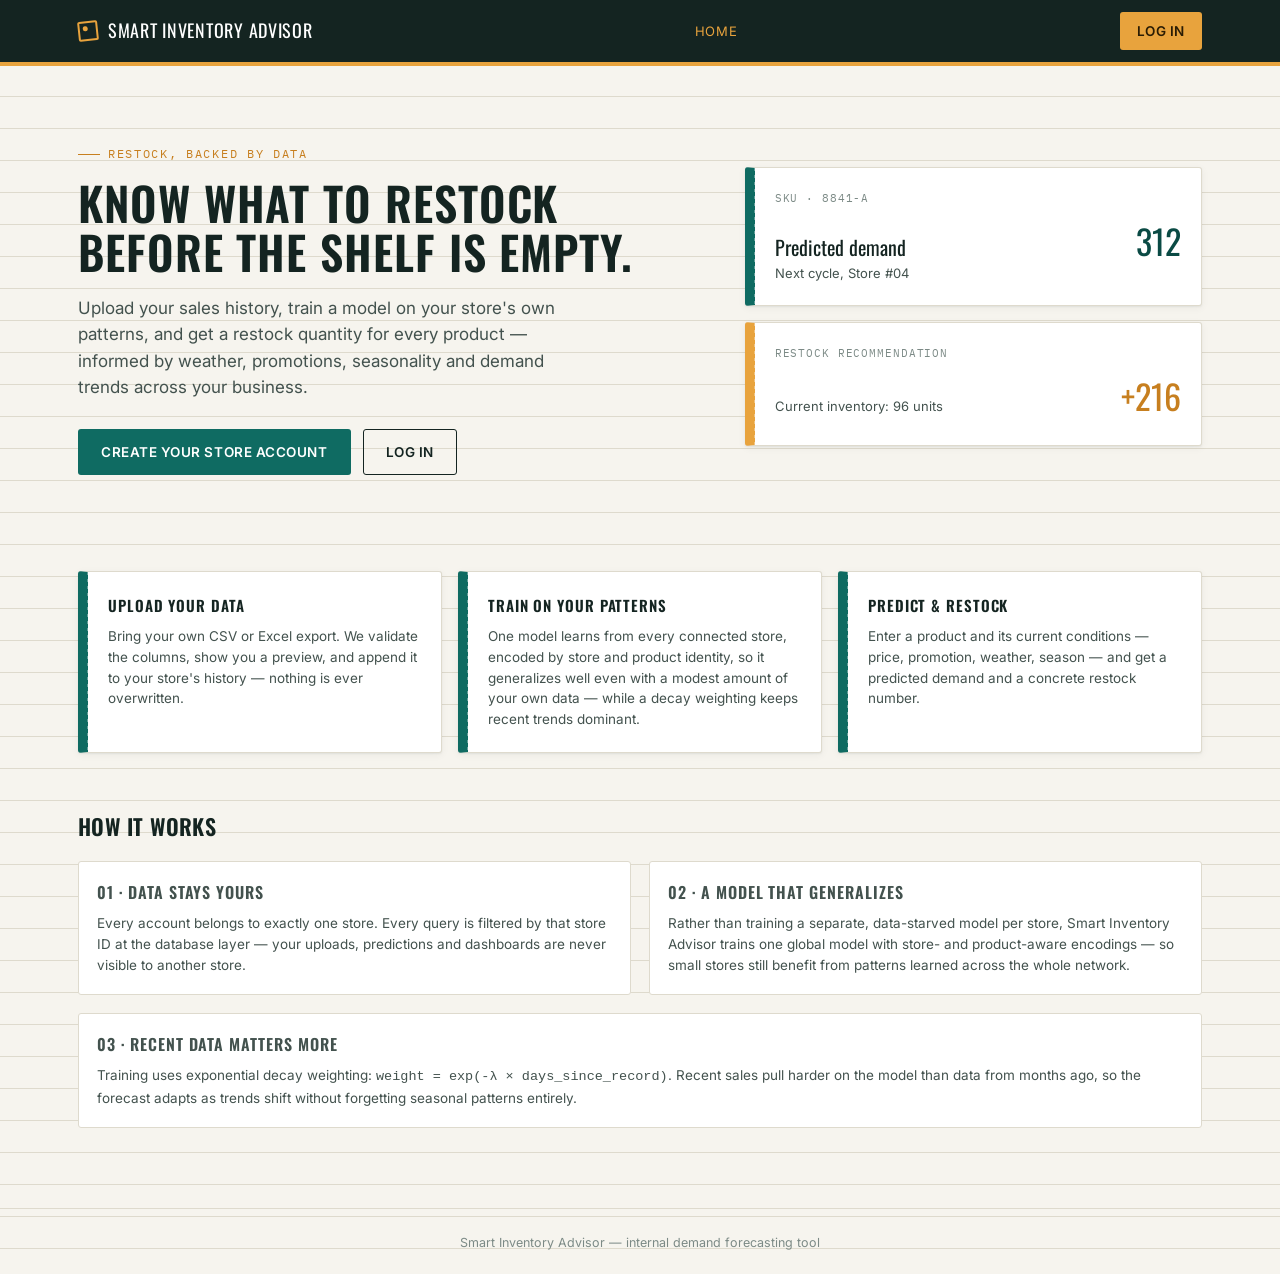
<file: frontend/index.html>
<!DOCTYPE html>
<html lang="en">
<head>
<meta charset="UTF-8" />
<meta name="viewport" content="width=device-width, initial-scale=1.0" />
<title>Smart Inventory Advisor — Demand Forecasting for Shop Owners</title>
<link rel="stylesheet" href="css/style.css" />
</head>
<body>

<div id="nav-mount"></div>

<div class="shell">

  <section class="hero">
    <div>
      <div class="eyebrow">Restock, backed by data</div>
      <h1>Know what to restock<br/>before the shelf is empty.</h1>
      <p class="lead">
        Upload your sales history, train a model on your store's own patterns,
        and get a restock quantity for every product — informed by weather,
        promotions, seasonality and demand trends across your business.
      </p>
      <div class="cta-row">
        <a href="register.html" class="btn btn-primary">Create your store account</a>
        <a href="login.html" class="btn btn-outline">Log in</a>
      </div>
    </div>

    <div class="hero-panel">
      <div class="tag-card">
        <div class="sku">SKU · 8841-A</div>
        <div style="display:flex;justify-content:space-between;align-items:baseline;margin-top:8px;">
          <div>
            <div style="font-family:var(--display);font-size:20px;">Predicted demand</div>
            <div style="color:var(--ink-soft);font-size:13px;">Next cycle, Store #04</div>
          </div>
          <div style="font-family:var(--display);font-size:34px;color:var(--teal-dark);">312</div>
        </div>
      </div>
      <div class="tag-card" style="border-left-color:var(--amber);">
        <div class="sku">RESTOCK RECOMMENDATION</div>
        <div style="display:flex;justify-content:space-between;align-items:baseline;margin-top:8px;">
          <div style="color:var(--ink-soft);font-size:13px;">Current inventory: 96 units</div>
          <div style="font-family:var(--display);font-size:34px;color:var(--amber-dark);">+216</div>
        </div>
      </div>
    </div>
  </section>

  <section class="feature-grid">
    <div class="tag-card">
      <h3>Upload your data</h3>
      <p>Bring your own CSV or Excel export. We validate the columns, show you a
      preview, and append it to your store's history — nothing is ever overwritten.</p>
    </div>
    <div class="tag-card">
      <h3>Train on your patterns</h3>
      <p>One model learns from every connected store, encoded by store and product
      identity, so it generalizes well even with a modest amount of your own data —
      while a decay weighting keeps recent trends dominant.</p>
    </div>
    <div class="tag-card">
      <h3>Predict &amp; restock</h3>
      <p>Enter a product and its current conditions — price, promotion, weather,
      season — and get a predicted demand and a concrete restock number.</p>
    </div>
  </section>

  <section style="margin-top:56px;">
    <h2 style="margin-bottom:18px;">How it works</h2>
    <div class="chart-grid">
      <div class="chart-card">
        <h3>01 · Data stays yours</h3>
        <p style="color:var(--ink-soft);margin:8px 0 0;font-size:13.5px;">
          Every account belongs to exactly one store. Every query is filtered by
          that store ID at the database layer — your uploads, predictions and
          dashboards are never visible to another store.
        </p>
      </div>
      <div class="chart-card">
        <h3>02 · A model that generalizes</h3>
        <p style="color:var(--ink-soft);margin:8px 0 0;font-size:13.5px;">
          Rather than training a separate, data-starved model per store, Smart
          Inventory Advisor trains one global model with store- and
          product-aware encodings — so small stores still benefit from patterns
          learned across the whole network.
        </p>
      </div>
      <div class="chart-card wide">
        <h3>03 · Recent data matters more</h3>
        <p style="color:var(--ink-soft);margin:8px 0 0;font-size:13.5px;">
          Training uses exponential decay weighting: <code>weight = exp(-λ ×
          days_since_record)</code>. Recent sales pull harder on the model than
          data from months ago, so the forecast adapts as trends shift without
          forgetting seasonal patterns entirely.
        </p>
      </div>
    </div>
  </section>

</div>

<footer class="site-footer">Smart Inventory Advisor — internal demand forecasting tool</footer>

<script src="js/api.js"></script>
<script>renderNav("home");</script>
</body>
</html>
</file>
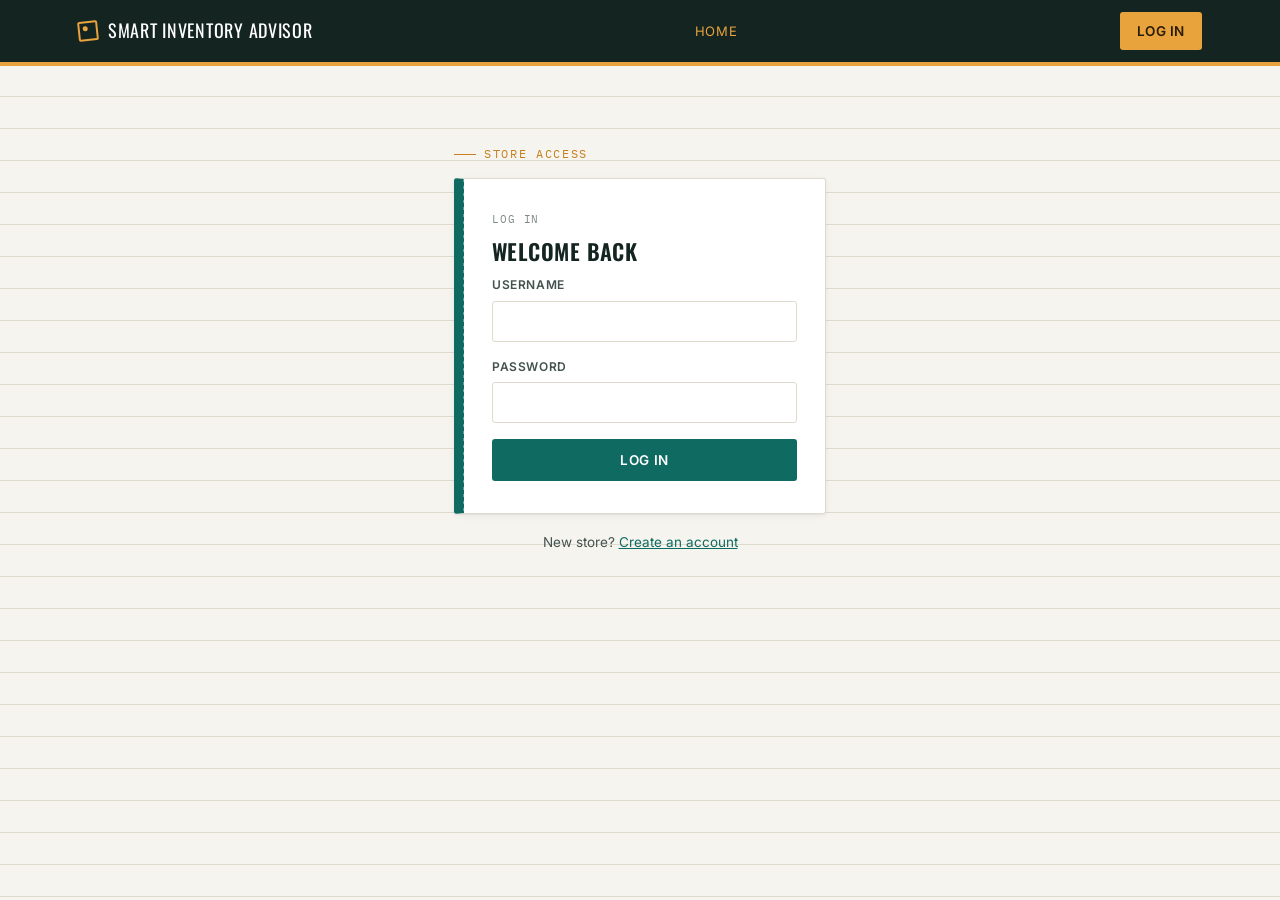
<file: frontend/login.html>
<!DOCTYPE html>
<html lang="en">
<head>
<meta charset="UTF-8" />
<meta name="viewport" content="width=device-width, initial-scale=1.0" />
<title>Log in — Smart Inventory Advisor</title>
<link rel="stylesheet" href="css/style.css" />
</head>
<body>

<div id="nav-mount"></div>

<div class="auth-wrap">
  <div class="eyebrow">Store access</div>
  <div class="tag-card">
    <div class="sku">LOG IN</div>
    <h2 style="margin-top:6px;">Welcome back</h2>
    <div id="alert-mount"></div>
    <form id="login-form" novalidate>
      <div class="field">
        <label for="username">Username</label>
        <input type="text" id="username" autocomplete="username" required />
      </div>
      <div class="field">
        <label for="password">Password</label>
        <input type="password" id="password" autocomplete="current-password" required />
      </div>
      <button type="submit" class="btn btn-primary btn-block" id="submit-btn">Log in</button>
    </form>
  </div>
  <p class="auth-switch">New store? <a href="register.html">Create an account</a></p>
</div>

<script src="js/api.js"></script>
<script>
renderNav("home");

document.getElementById("login-form").addEventListener("submit", async (e) => {
  e.preventDefault();
  clearAlert("alert-mount");

  const username = document.getElementById("username").value.trim();
  const password = document.getElementById("password").value;
  if (!username || !password) {
    showAlert("alert-mount", "Enter your username and password.");
    return;
  }

  const btn = document.getElementById("submit-btn");
  btn.disabled = true;
  btn.innerHTML = '<span class="spinner"></span> Logging in…';

  try {
    const data = await api("/login", { method: "POST", body: { username, password } });
    setSession(data);
    window.location.href = "dashboard.html";
  } catch (err) {
    showAlert("alert-mount", err.message);
    btn.disabled = false;
    btn.textContent = "Log in";
  }
});
</script>
</body>
</html>
</file>
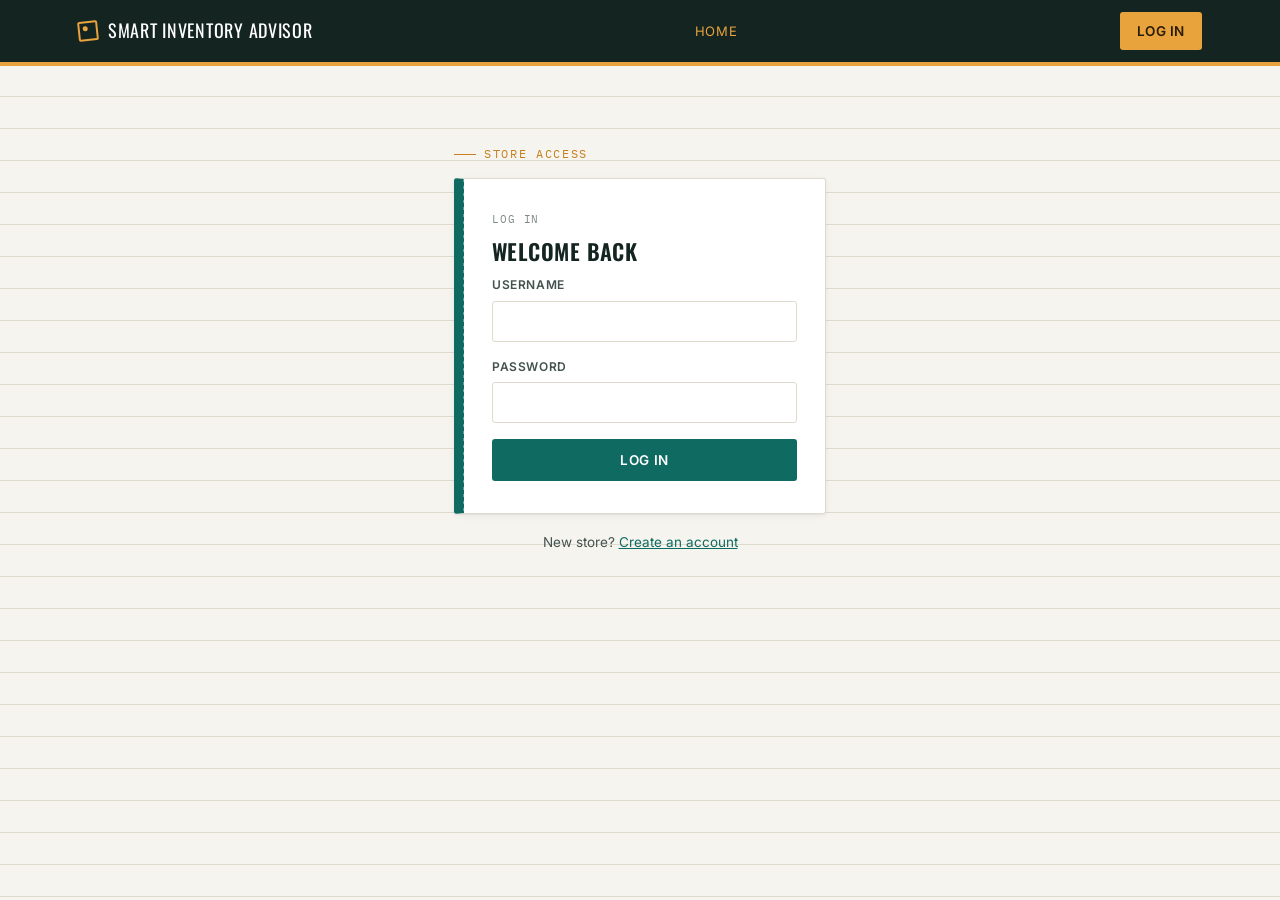
<file: frontend/predict.html>
<!DOCTYPE html>
<html lang="en">
<head>
<meta charset="UTF-8" />
<meta name="viewport" content="width=device-width, initial-scale=1.0" />
<title>Predict — Smart Inventory Advisor</title>
<link rel="stylesheet" href="css/style.css" />
</head>
<body>

<div id="nav-mount"></div>

<div class="shell">
  <div class="page-head">
    <div>
      <div class="eyebrow">Restock forecast</div>
      <h1>Predict demand &amp; restock quantity</h1>
      <p>Enter a product and its current conditions to get a predicted demand
      and a recommended restock quantity for your store.</p>
    </div>
  </div>

  <div id="alert-mount"></div>

  <div style="display:grid;grid-template-columns:1.1fr 0.9fr;gap:24px;align-items:start;">
    <div class="tag-card">
      <div class="sku">PREDICTION INPUT</div>
      <form id="predict-form" style="margin-top:12px;">
        <div class="form-grid">
          <div class="field">
            <label for="product_id">Product ID</label>
            <input type="text" id="product_id" required placeholder="e.g. SKU-1042" />
          </div>
          <div class="field">
            <label for="date">Date</label>
            <input type="date" id="date" required />
          </div>
          <div class="field">
            <label for="category">Category</label>
            <input type="text" id="category" placeholder="e.g. Beverages" />
          </div>
          <div class="field">
            <label for="region">Region</label>
            <input type="text" id="region" placeholder="e.g. North" />
          </div>
          <div class="field">
            <label for="inventory_level">Current inventory level</label>
            <input type="number" id="inventory_level" required min="0" step="1" value="0" />
          </div>
          <div class="field">
            <label for="price">Price</label>
            <input type="number" id="price" min="0" step="0.01" />
          </div>
          <div class="field">
            <label for="discount">Discount (%)</label>
            <input type="number" id="discount" min="0" max="100" step="1" value="0" />
          </div>
          <div class="field">
            <label for="competitor_pricing">Competitor pricing</label>
            <input type="number" id="competitor_pricing" min="0" step="0.01" />
          </div>
          <div class="field">
            <label for="weather_condition">Weather condition</label>
            <select id="weather_condition">
              <option value="">—</option>
              <option>Sunny</option>
              <option>Rainy</option>
              <option>Cloudy</option>
              <option>Snowy</option>
              <option>Stormy</option>
            </select>
          </div>
          <div class="field">
            <label for="seasonality">Seasonality</label>
            <select id="seasonality">
              <option value="">—</option>
              <option>Spring</option>
              <option>Summer</option>
              <option>Autumn</option>
              <option>Winter</option>
              <option>Holiday</option>
            </select>
          </div>
          <div class="field">
            <label for="promotion">Promotion running?</label>
            <select id="promotion">
              <option value="0">No</option>
              <option value="1">Yes</option>
            </select>
          </div>
          <div class="field">
            <label for="epidemic">Epidemic / disruption?</label>
            <select id="epidemic">
              <option value="0">No</option>
              <option value="1">Yes</option>
            </select>
          </div>
        </div>
        <button type="submit" class="btn btn-primary btn-block" id="submit-btn">Get prediction</button>
      </form>
    </div>

    <div id="result-mount">
      <div class="empty-state tag-card">
        <div class="icon">◎</div>
        <p>Fill in the form to see a predicted demand and restock quantity for this product.</p>
      </div>
    </div>
  </div>
</div>

<script src="js/api.js"></script>
<script>
requireAuth();
renderNav("predict");

document.getElementById("date").valueAsDate = new Date();

document.getElementById("predict-form").addEventListener("submit", async (e) => {
  e.preventDefault();
  clearAlert("alert-mount");

  const payload = {
    product_id: document.getElementById("product_id").value.trim(),
    date: document.getElementById("date").value,
    category: document.getElementById("category").value.trim() || null,
    region: document.getElementById("region").value.trim() || null,
    inventory_level: parseFloat(document.getElementById("inventory_level").value) || 0,
    price: document.getElementById("price").value ? parseFloat(document.getElementById("price").value) : null,
    discount: parseFloat(document.getElementById("discount").value) || 0,
    competitor_pricing: document.getElementById("competitor_pricing").value
      ? parseFloat(document.getElementById("competitor_pricing").value) : null,
    weather_condition: document.getElementById("weather_condition").value || null,
    seasonality: document.getElementById("seasonality").value || null,
    promotion: parseInt(document.getElementById("promotion").value, 10),
    epidemic: parseInt(document.getElementById("epidemic").value, 10),
  };

  if (!payload.product_id || !payload.date) {
    showAlert("alert-mount", "Product ID and date are required.");
    return;
  }

  const btn = document.getElementById("submit-btn");
  btn.disabled = true;
  btn.innerHTML = '<span class="spinner"></span> Predicting…';

  try {
    const data = await api("/predict", { method: "POST", body: payload });
    renderResult(data);
  } catch (err) {
    showAlert("alert-mount", err.message);
  } finally {
    btn.disabled = false;
    btn.textContent = "Get prediction";
  }
});

function renderResult(data) {
  document.getElementById("result-mount").innerHTML = `
    <div class="result-panel">
      <div class="sku">${data.product_id} · STORE ${data.store_id} · MODEL ${data.model_version}</div>
      <div style="margin-top:14px;">
        <div class="big-label">Predicted demand</div>
        <div class="big-number">${fmtNum(data.predicted_demand)}</div>
      </div>
      <div style="margin-top:18px;padding-top:18px;border-top:1px solid var(--line);">
        <div class="big-label">Recommended restock quantity</div>
        <div class="big-number" style="color:var(--amber-dark);">${fmtNum(data.recommended_restock_qty)}</div>
        <p class="hint" style="margin-top:8px;">
          Predicted demand (${fmtNum(data.predicted_demand)}) minus current
          inventory (${fmtNum(data.inventory_level)}), floored at zero.
        </p>
      </div>
    </div>`;
}
</script>
</body>
</html>
</file>
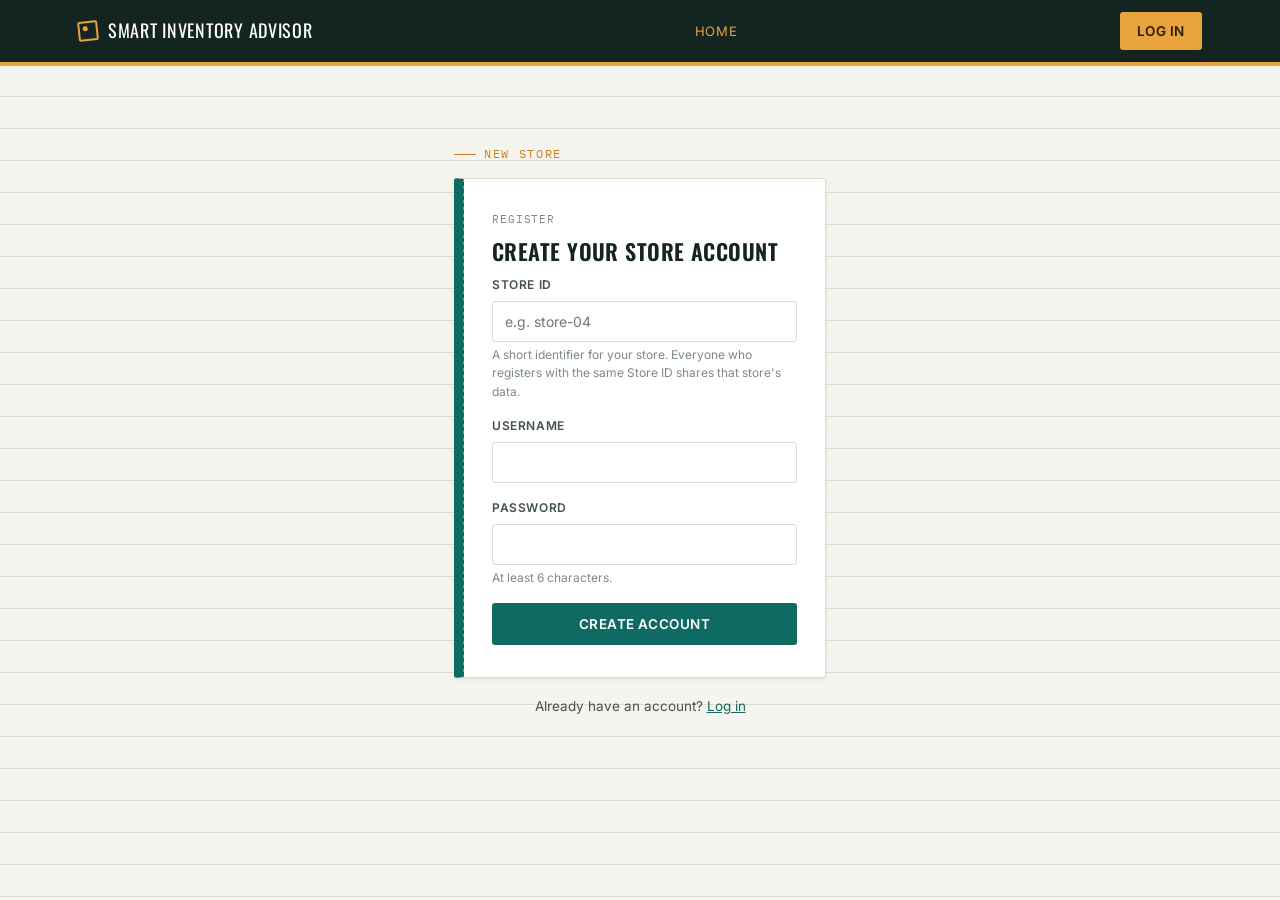
<file: frontend/register.html>
<!DOCTYPE html>
<html lang="en">
<head>
<meta charset="UTF-8" />
<meta name="viewport" content="width=device-width, initial-scale=1.0" />
<title>Create account — Smart Inventory Advisor</title>
<link rel="stylesheet" href="css/style.css" />
</head>
<body>

<div id="nav-mount"></div>

<div class="auth-wrap">
  <div class="eyebrow">New store</div>
  <div class="tag-card">
    <div class="sku">REGISTER</div>
    <h2 style="margin-top:6px;">Create your store account</h2>
    <div id="alert-mount"></div>
    <form id="register-form" novalidate>
      <div class="field">
        <label for="store_id">Store ID</label>
        <input type="text" id="store_id" placeholder="e.g. store-04" required />
        <div class="hint">A short identifier for your store. Everyone who registers with the same Store ID shares that store's data.</div>
      </div>
      <div class="field">
        <label for="username">Username</label>
        <input type="text" id="username" autocomplete="username" required minlength="3" />
      </div>
      <div class="field">
        <label for="password">Password</label>
        <input type="password" id="password" autocomplete="new-password" required minlength="6" />
        <div class="hint">At least 6 characters.</div>
      </div>
      <button type="submit" class="btn btn-primary btn-block" id="submit-btn">Create account</button>
    </form>
  </div>
  <p class="auth-switch">Already have an account? <a href="login.html">Log in</a></p>
</div>

<script src="js/api.js"></script>
<script>
renderNav("home");

document.getElementById("register-form").addEventListener("submit", async (e) => {
  e.preventDefault();
  clearAlert("alert-mount");

  const store_id = document.getElementById("store_id").value.trim();
  const username = document.getElementById("username").value.trim();
  const password = document.getElementById("password").value;

  if (!store_id || username.length < 3 || password.length < 6) {
    showAlert("alert-mount", "Fill in a store ID, a username (3+ chars) and a password (6+ chars).");
    return;
  }

  const btn = document.getElementById("submit-btn");
  btn.disabled = true;
  btn.innerHTML = '<span class="spinner"></span> Creating account…';

  try {
    const data = await api("/register", { method: "POST", body: { store_id, username, password } });
    setSession(data);
    window.location.href = "upload.html";
  } catch (err) {
    showAlert("alert-mount", err.message);
    btn.disabled = false;
    btn.textContent = "Create account";
  }
});
</script>
</body>
</html>
</file>
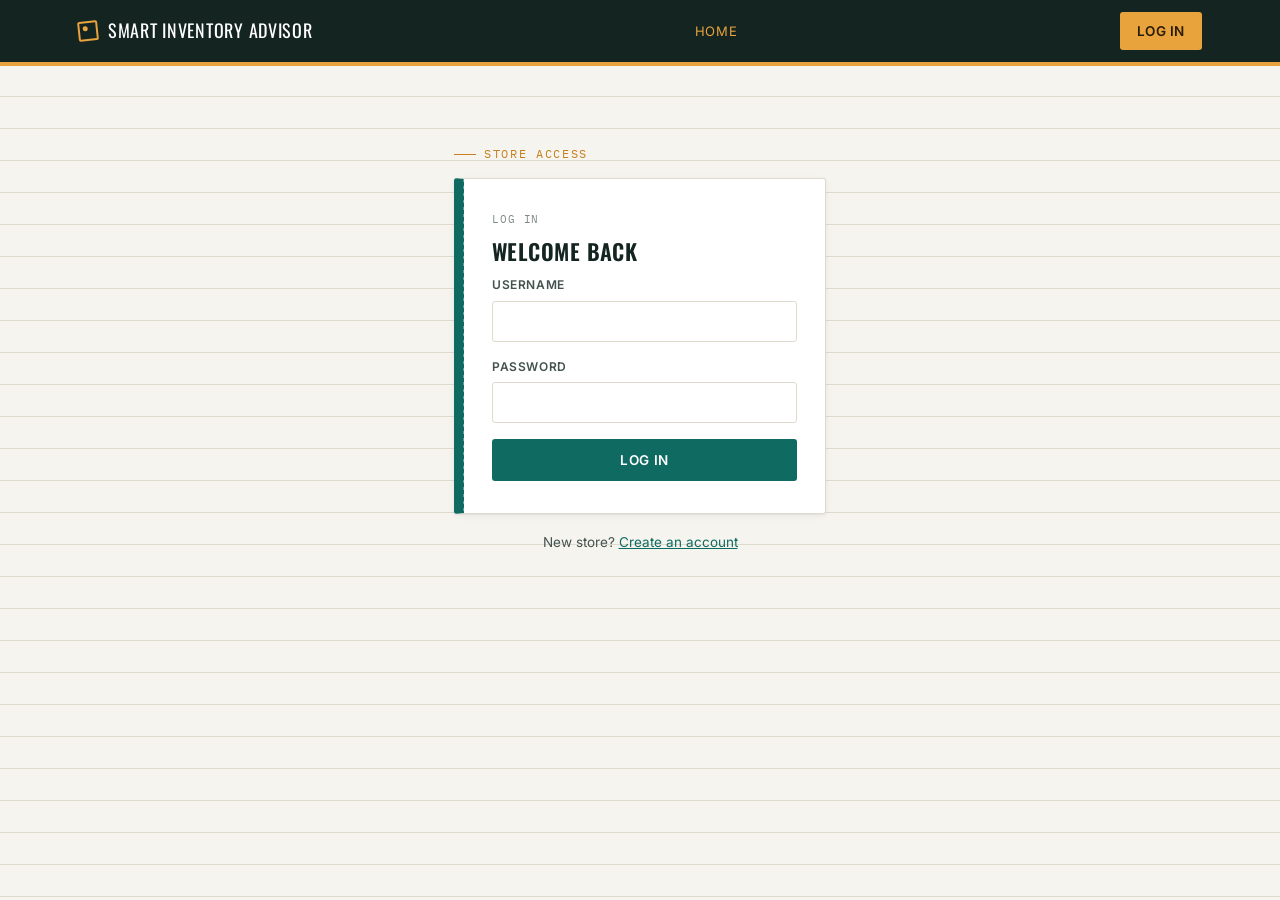
<file: frontend/upload.html>
<!DOCTYPE html>
<html lang="en">
<head>
<meta charset="UTF-8" />
<meta name="viewport" content="width=device-width, initial-scale=1.0" />
<title>Upload data — Smart Inventory Advisor</title>
<link rel="stylesheet" href="css/style.css" />
</head>
<body>

<div id="nav-mount"></div>

<div class="shell">
  <div class="page-head">
    <div>
      <div class="eyebrow">Data intake</div>
      <h1>Upload inventory data</h1>
      <p>CSV or Excel. Required columns: <code>date</code>, <code>product_id</code>. Include
      <code>demand</code> so uploaded rows can be used for training.</p>
    </div>
  </div>

  <div class="steps">
    <div class="step active" id="step-1">1 · Choose file</div>
    <div class="step" id="step-2">2 · Preview</div>
    <div class="step" id="step-3">3 · Confirm</div>
  </div>

  <div id="alert-mount"></div>

  <div id="dropzone-panel">
    <div class="dropzone" id="dropzone">
      <div class="icon">⇪</div>
      <div style="font-family:var(--display);text-transform:uppercase;letter-spacing:.03em;">
        Drop a .csv or .xlsx file, or click to browse
      </div>
      <div class="hint" style="margin-top:6px;">Data is appended to your store's history — existing rows are never overwritten.</div>
      <input type="file" id="file-input" accept=".csv,.xlsx,.xls" style="display:none;" />
    </div>
  </div>

  <div id="preview-panel" style="display:none;margin-top:24px;">
    <div style="display:flex;justify-content:space-between;align-items:baseline;margin-bottom:10px;">
      <h3 style="margin:0;">Preview — first 10 rows</h3>
      <span class="badge badge-teal mono" id="row-count-badge"></span>
    </div>
    <div id="warnings-mount"></div>
    <div class="table-scroll">
      <table id="preview-table">
        <thead><tr id="preview-head"></tr></thead>
        <tbody id="preview-body"></tbody>
      </table>
    </div>
    <div style="display:flex;gap:12px;margin-top:20px;">
      <button class="btn btn-primary" id="confirm-btn">Confirm &amp; append to store data</button>
      <button class="btn btn-outline" id="cancel-btn">Choose a different file</button>
    </div>
  </div>

  <div id="success-panel" style="display:none;margin-top:24px;">
    <div class="result-panel">
      <div class="big-label">Rows appended</div>
      <div class="big-number" id="inserted-count">0</div>
      <p style="margin-top:12px;color:var(--ink-soft);">
        Your store's dataset has been updated. Head to
        <a href="predict.html">Predict</a> to get a restock recommendation, or
        train an updated model first.
      </p>
      <div style="display:flex;gap:12px;margin-top:16px;">
        <a href="dashboard.html" class="btn btn-outline">View dashboard</a>
        <button class="btn btn-amber" id="train-btn">Train model now</button>
        <button class="btn btn-outline" id="upload-more-btn">Upload more data</button>
      </div>
      <div id="train-status" style="margin-top:14px;"></div>
    </div>
  </div>

</div>

<script src="js/api.js"></script>
<script>
requireAuth();
renderNav("upload");

const dropzone = document.getElementById("dropzone");
const fileInput = document.getElementById("file-input");

dropzone.addEventListener("click", () => fileInput.click());
["dragenter", "dragover"].forEach((evt) =>
  dropzone.addEventListener(evt, (e) => { e.preventDefault(); dropzone.classList.add("dragover"); })
);
["dragleave", "drop"].forEach((evt) =>
  dropzone.addEventListener(evt, (e) => { e.preventDefault(); dropzone.classList.remove("dragover"); })
);
dropzone.addEventListener("drop", (e) => {
  const file = e.dataTransfer.files[0];
  if (file) handleFile(file);
});
fileInput.addEventListener("change", (e) => {
  const file = e.target.files[0];
  if (file) handleFile(file);
});

function setStep(n) {
  [1, 2, 3].forEach((i) => {
    const el = document.getElementById(`step-${i}`);
    el.classList.remove("active", "done");
    if (i < n) el.classList.add("done");
    if (i === n) el.classList.add("active");
  });
}

async function handleFile(file) {
  clearAlert("alert-mount");
  const formData = new FormData();
  formData.append("file", file);

  try {
    const data = await api("/upload/preview", { method: "POST", body: formData, isForm: true });
    renderPreview(data);
    setStep(2);
    document.getElementById("dropzone-panel").style.display = "none";
    document.getElementById("preview-panel").style.display = "block";
  } catch (err) {
    showAlert("alert-mount", err.message);
  }
}

function renderPreview(data) {
  document.getElementById("row-count-badge").textContent = `${data.row_count} rows detected`;

  const warningsMount = document.getElementById("warnings-mount");
  warningsMount.innerHTML = data.warnings
    .map((w) => `<div class="alert alert-info">${w}</div>`)
    .join("");

  const head = document.getElementById("preview-head");
  head.innerHTML = data.columns.map((c) => `<th>${c}</th>`).join("");

  const body = document.getElementById("preview-body");
  body.innerHTML = data.preview_rows
    .map(
      (row) =>
        `<tr>${data.columns.map((c) => `<td>${row[c] ?? ""}</td>`).join("")}</tr>`
    )
    .join("");
}

document.getElementById("cancel-btn").addEventListener("click", () => {
  fileInput.value = "";
  document.getElementById("preview-panel").style.display = "none";
  document.getElementById("dropzone-panel").style.display = "block";
  setStep(1);
});

document.getElementById("confirm-btn").addEventListener("click", async () => {
  clearAlert("alert-mount");
  const btn = document.getElementById("confirm-btn");
  btn.disabled = true;
  btn.innerHTML = '<span class="spinner"></span> Saving…';

  try {
    const data = await api("/upload/commit", { method: "POST" });
    document.getElementById("preview-panel").style.display = "none";
    document.getElementById("success-panel").style.display = "block";
    document.getElementById("inserted-count").textContent = data.inserted_rows;
    setStep(3);
  } catch (err) {
    showAlert("alert-mount", err.message);
    btn.disabled = false;
    btn.textContent = "Confirm & append to store data";
  }
});

document.getElementById("upload-more-btn").addEventListener("click", () => {
  fileInput.value = "";
  document.getElementById("success-panel").style.display = "none";
  document.getElementById("dropzone-panel").style.display = "block";
  setStep(1);
});

document.getElementById("train-btn").addEventListener("click", async () => {
  const statusMount = document.getElementById("train-status");
  const btn = document.getElementById("train-btn");
  btn.disabled = true;
  btn.innerHTML = '<span class="spinner"></span> Training…';
  statusMount.innerHTML = `<div class="alert alert-info">Training the global model on all available data. This can take a moment.</div>`;

  try {
    const data = await api("/train", { method: "POST" });
    statusMount.innerHTML = `<div class="alert alert-success">
      Model ${data.model_version} trained on ${data.rows_used_total} rows
      (${data.rows_used_this_store} from your store). Validation MAE:
      ${data.train_mae.toFixed(2)}, RMSE: ${data.train_rmse.toFixed(2)}.
    </div>`;
  } catch (err) {
    statusMount.innerHTML = `<div class="alert alert-error">${err.message}</div>`;
  } finally {
    btn.disabled = false;
    btn.textContent = "Train model now";
  }
});
</script>
</body>
</html>
</file>
<file: frontend/css/style.css>
/* =========================================================
   Smart Inventory Advisor — design system
   Theme: "stock tag" — inspired by warehouse shelf labels,
   barcodes and price tags. Deep teal ink on warm paper,
   amber accent for calls to action / restock signals.
   ========================================================= */

@import url('https://fonts.googleapis.com/css2?family=Oswald:wght@500;600;700&family=Inter:wght@400;500;600&family=IBM+Plex+Mono:wght@400;500;600&display=swap');

:root {
  --paper: #F6F4EE;
  --surface: #FFFFFF;
  --ink: #142421;
  --ink-soft: #43524E;
  --muted: #7C8A86;
  --line: #DEDACD;
  --teal: #0F6B62;
  --teal-dark: #0A4A44;
  --amber: #E8A33D;
  --amber-dark: #C77F1F;
  --danger: #B4442E;
  --good: #3E7A4C;
  --radius: 3px;
  --shadow: 0 1px 2px rgba(20, 36, 33, 0.06), 0 2px 8px rgba(20, 36, 33, 0.05);
  --display: 'Oswald', sans-serif;
  --body: 'Inter', -apple-system, BlinkMacSystemFont, sans-serif;
  --mono: 'IBM Plex Mono', monospace;
}

* { box-sizing: border-box; }

html { -webkit-font-smoothing: antialiased; }

body {
  margin: 0;
  background: var(--paper);
  color: var(--ink);
  font-family: var(--body);
  font-size: 15px;
  line-height: 1.55;
  background-image:
    linear-gradient(var(--line) 1px, transparent 1px);
  background-size: 100% 32px;
  background-attachment: local;
}

a { color: var(--teal); }

h1, h2, h3, h4 {
  font-family: var(--display);
  font-weight: 600;
  letter-spacing: 0.01em;
  color: var(--ink);
  margin: 0 0 8px;
}

h1 { font-size: 34px; text-transform: uppercase; letter-spacing: 0.02em; }
h2 { font-size: 22px; text-transform: uppercase; letter-spacing: 0.02em; }
h3 { font-size: 16px; text-transform: uppercase; letter-spacing: 0.06em; color: var(--ink-soft); }

.mono { font-family: var(--mono); }

/* ---------------- Layout shell ---------------- */
.shell {
  max-width: 1180px;
  margin: 0 auto;
  padding: 0 28px 80px;
}

.topbar {
  background: var(--ink);
  color: #EFEAD9;
  border-bottom: 4px solid var(--amber);
}

.topbar-inner {
  max-width: 1180px;
  margin: 0 auto;
  padding: 0 28px;
  display: flex;
  align-items: center;
  justify-content: space-between;
  height: 62px;
}

.brand {
  display: flex;
  align-items: center;
  gap: 10px;
  font-family: var(--display);
  font-size: 18px;
  text-transform: uppercase;
  letter-spacing: 0.04em;
  color: #fff;
  text-decoration: none;
}

.brand .tag-icon {
  width: 20px; height: 20px;
  border: 2px solid var(--amber);
  border-radius: 2px;
  position: relative;
  transform: rotate(-6deg);
}
.brand .tag-icon::after {
  content: '';
  position: absolute; top: 3px; left: 3px;
  width: 5px; height: 5px;
  background: var(--amber);
  border-radius: 50%;
}

nav.mainnav { display: flex; gap: 4px; align-items: center; }
nav.mainnav a {
  color: #C9C4B2;
  text-decoration: none;
  font-size: 13px;
  text-transform: uppercase;
  letter-spacing: 0.06em;
  padding: 8px 12px;
  border-radius: var(--radius);
  transition: color .15s, background .15s;
}
nav.mainnav a:hover { color: #fff; background: rgba(255,255,255,0.08); }
nav.mainnav a.active { color: var(--amber); }

.store-pill {
  font-family: var(--mono);
  font-size: 12px;
  color: var(--ink);
  background: var(--amber);
  padding: 4px 10px;
  border-radius: 20px;
  font-weight: 600;
}

.btn-logout {
  background: transparent;
  border: 1px solid #4a5a56;
  color: #C9C4B2;
  font-family: var(--body);
  font-size: 12px;
  text-transform: uppercase;
  letter-spacing: 0.05em;
  padding: 7px 12px;
  border-radius: var(--radius);
  cursor: pointer;
}
.btn-logout:hover { border-color: var(--amber); color: var(--amber); }

/* ---------------- Hero ---------------- */
.hero {
  padding: 72px 0 56px;
  display: grid;
  grid-template-columns: 1.15fr 0.85fr;
  gap: 48px;
  align-items: center;
}
.eyebrow {
  font-family: var(--mono);
  font-size: 12px;
  letter-spacing: 0.14em;
  text-transform: uppercase;
  color: var(--amber-dark);
  display: inline-flex;
  align-items: center;
  gap: 8px;
  margin-bottom: 14px;
}
.eyebrow::before {
  content: '';
  width: 22px; height: 1px;
  background: var(--amber-dark);
}
.hero h1 { font-size: 46px; line-height: 1.08; margin-bottom: 18px; }
.hero p.lead { font-size: 17px; color: var(--ink-soft); max-width: 46ch; margin-bottom: 28px; }

.cta-row { display: flex; gap: 12px; flex-wrap: wrap; }

/* Signature: stock-tag card, torn/perforated edge on the left with a barcode-like stripe */
.tag-card {
  background: var(--surface);
  border: 1px solid var(--line);
  border-left: 10px solid var(--teal);
  border-radius: var(--radius);
  box-shadow: var(--shadow);
  padding: 22px 20px;
  position: relative;
}
.tag-card::before {
  content: '';
  position: absolute;
  left: -1px; top: 0; bottom: 0;
  width: 10px;
  background-image: repeating-linear-gradient(
    to bottom,
    rgba(255,255,255,0.35) 0px, rgba(255,255,255,0.35) 3px,
    transparent 3px, transparent 7px
  );
}
.tag-card .sku {
  font-family: var(--mono);
  font-size: 11px;
  color: var(--muted);
  letter-spacing: 0.08em;
}

.hero-panel { display: flex; flex-direction: column; gap: 16px; }

.feature-grid {
  display: grid;
  grid-template-columns: repeat(3, 1fr);
  gap: 16px;
  margin-top: 40px;
}
.feature-grid .tag-card h3 { color: var(--ink); font-size: 15px; margin-bottom: 8px; }
.feature-grid .tag-card p { color: var(--ink-soft); font-size: 13.5px; margin: 0; }

/* ---------------- Buttons ---------------- */
.btn {
  display: inline-flex;
  align-items: center;
  gap: 8px;
  font-family: var(--body);
  font-weight: 600;
  font-size: 13.5px;
  text-transform: uppercase;
  letter-spacing: 0.04em;
  padding: 12px 22px;
  border-radius: var(--radius);
  border: 1px solid transparent;
  cursor: pointer;
  text-decoration: none;
  transition: transform .1s ease, box-shadow .15s ease, background .15s ease;
}
.btn:active { transform: translateY(1px); }
.btn-primary { background: var(--teal); color: #fff; }
.btn-primary:hover { background: var(--teal-dark); }
.btn-amber { background: var(--amber); color: #2a1c04; }
.btn-amber:hover { background: var(--amber-dark); color: #fff; }
.btn-outline { background: transparent; color: var(--ink); border-color: var(--ink); }
.btn-outline:hover { background: var(--ink); color: #fff; }
.btn-block { width: 100%; justify-content: center; }
.btn[disabled] { opacity: .5; cursor: not-allowed; }

/* ---------------- Forms ---------------- */
.field { margin-bottom: 16px; }
.field label {
  display: block;
  font-size: 12px;
  text-transform: uppercase;
  letter-spacing: 0.05em;
  color: var(--ink-soft);
  margin-bottom: 6px;
  font-weight: 600;
}
input[type="text"], input[type="password"], input[type="number"],
input[type="date"], select, textarea {
  width: 100%;
  padding: 11px 12px;
  border: 1px solid var(--line);
  border-radius: var(--radius);
  background: var(--surface);
  color: var(--ink);
  font-family: var(--body);
  font-size: 14px;
}
input:focus, select:focus, textarea:focus {
  outline: none;
  border-color: var(--teal);
  box-shadow: 0 0 0 3px rgba(15,107,98,0.12);
}
.form-grid { display: grid; grid-template-columns: 1fr 1fr; gap: 0 16px; }
.form-grid .field.full { grid-column: 1 / -1; }
.hint { font-size: 12px; color: var(--muted); margin-top: 4px; }

.auth-wrap {
  max-width: 420px;
  margin: 72px auto;
  padding: 0 24px;
}
.auth-wrap .tag-card { padding: 32px 28px; }
.auth-switch { text-align: center; margin-top: 18px; font-size: 13.5px; color: var(--ink-soft); }

/* ---------------- Page header ---------------- */
.page-head {
  padding: 40px 0 24px;
  display: flex;
  align-items: flex-end;
  justify-content: space-between;
  flex-wrap: wrap;
  gap: 12px;
}
.page-head p { color: var(--ink-soft); margin: 0; max-width: 60ch; }

/* ---------------- Table ---------------- */
table { width: 100%; border-collapse: collapse; font-size: 13.5px; }
thead th {
  text-align: left;
  font-family: var(--mono);
  font-size: 11px;
  text-transform: uppercase;
  letter-spacing: 0.05em;
  color: var(--muted);
  border-bottom: 2px solid var(--ink);
  padding: 8px 10px;
}
tbody td { padding: 8px 10px; border-bottom: 1px solid var(--line); }
tbody tr:hover { background: rgba(15,107,98,0.04); }
.table-scroll { overflow-x: auto; border: 1px solid var(--line); border-radius: var(--radius); background: var(--surface); }

/* ---------------- Stat / dashboard grid ---------------- */
.stat-grid {
  display: grid;
  grid-template-columns: repeat(4, 1fr);
  gap: 14px;
  margin-bottom: 28px;
}
.stat {
  background: var(--surface);
  border: 1px solid var(--line);
  border-radius: var(--radius);
  padding: 16px 18px;
  border-top: 3px solid var(--amber);
}
.stat .label {
  font-family: var(--mono);
  font-size: 11px;
  text-transform: uppercase;
  color: var(--muted);
  letter-spacing: 0.05em;
}
.stat .value { font-family: var(--display); font-size: 26px; margin-top: 4px; }

.chart-grid {
  display: grid;
  grid-template-columns: repeat(2, 1fr);
  gap: 18px;
}
.chart-card {
  background: var(--surface);
  border: 1px solid var(--line);
  border-radius: var(--radius);
  padding: 18px;
}
.chart-card canvas { max-height: 260px; }
.chart-card.wide { grid-column: 1 / -1; }

/* ---------------- Alerts / status ---------------- */
.alert {
  padding: 12px 14px;
  border-radius: var(--radius);
  font-size: 13.5px;
  margin-bottom: 16px;
  border: 1px solid transparent;
}
.alert-error { background: #FBEAE6; border-color: #E7B8AB; color: var(--danger); }
.alert-success { background: #E9F3EA; border-color: #B7D8BC; color: var(--good); }
.alert-info { background: #EAF2F1; border-color: #BFDAD6; color: var(--teal-dark); }

.badge {
  display: inline-block;
  font-family: var(--mono);
  font-size: 11px;
  padding: 2px 8px;
  border-radius: 20px;
  text-transform: uppercase;
  letter-spacing: 0.04em;
}
.badge-amber { background: #FBEBCF; color: var(--amber-dark); }
.badge-teal { background: #DCEEEB; color: var(--teal-dark); }

/* ---------------- Steps (upload flow) ---------------- */
.steps { display: flex; gap: 8px; margin-bottom: 28px; }
.step {
  flex: 1;
  padding: 10px 14px;
  border: 1px solid var(--line);
  border-radius: var(--radius);
  background: var(--surface);
  font-family: var(--mono);
  font-size: 12px;
  color: var(--muted);
  text-transform: uppercase;
  letter-spacing: 0.04em;
}
.step.active { border-color: var(--teal); color: var(--teal-dark); background: #EAF2F1; }
.step.done { border-color: var(--good); color: var(--good); }

.dropzone {
  border: 2px dashed var(--line);
  border-radius: var(--radius);
  padding: 40px 20px;
  text-align: center;
  background: var(--surface);
  cursor: pointer;
  transition: border-color .15s, background .15s;
}
.dropzone:hover, .dropzone.dragover { border-color: var(--teal); background: #EAF2F1; }
.dropzone .icon { font-size: 30px; margin-bottom: 8px; }

.result-panel {
  background: var(--surface);
  border: 1px solid var(--line);
  border-left: 10px solid var(--amber);
  border-radius: var(--radius);
  padding: 26px;
  margin-top: 20px;
}
.result-panel .big-number {
  font-family: var(--display);
  font-size: 46px;
  color: var(--teal-dark);
}
.result-panel .big-label {
  font-family: var(--mono);
  font-size: 12px;
  text-transform: uppercase;
  color: var(--muted);
  letter-spacing: .06em;
}

footer.site-footer {
  border-top: 1px solid var(--line);
  padding: 24px 0;
  text-align: center;
  color: var(--muted);
  font-size: 12.5px;
}

.spinner {
  width: 16px; height: 16px;
  border: 2px solid rgba(255,255,255,0.35);
  border-top-color: #fff;
  border-radius: 50%;
  animation: spin .7s linear infinite;
  display: inline-block;
}
@keyframes spin { to { transform: rotate(360deg); } }

.empty-state {
  text-align: center;
  padding: 60px 20px;
  color: var(--muted);
}
.empty-state .icon { font-size: 34px; margin-bottom: 10px; }

@media (max-width: 860px) {
  .hero { grid-template-columns: 1fr; padding-top: 40px; }
  .feature-grid { grid-template-columns: 1fr; }
  .form-grid { grid-template-columns: 1fr; }
  .stat-grid { grid-template-columns: 1fr 1fr; }
  .chart-grid { grid-template-columns: 1fr; }
  nav.mainnav { display: none; }
}

@media (prefers-reduced-motion: reduce) {
  * { animation: none !important; transition: none !important; }
}

:focus-visible { outline: 2px solid var(--teal); outline-offset: 2px; }
</file>
